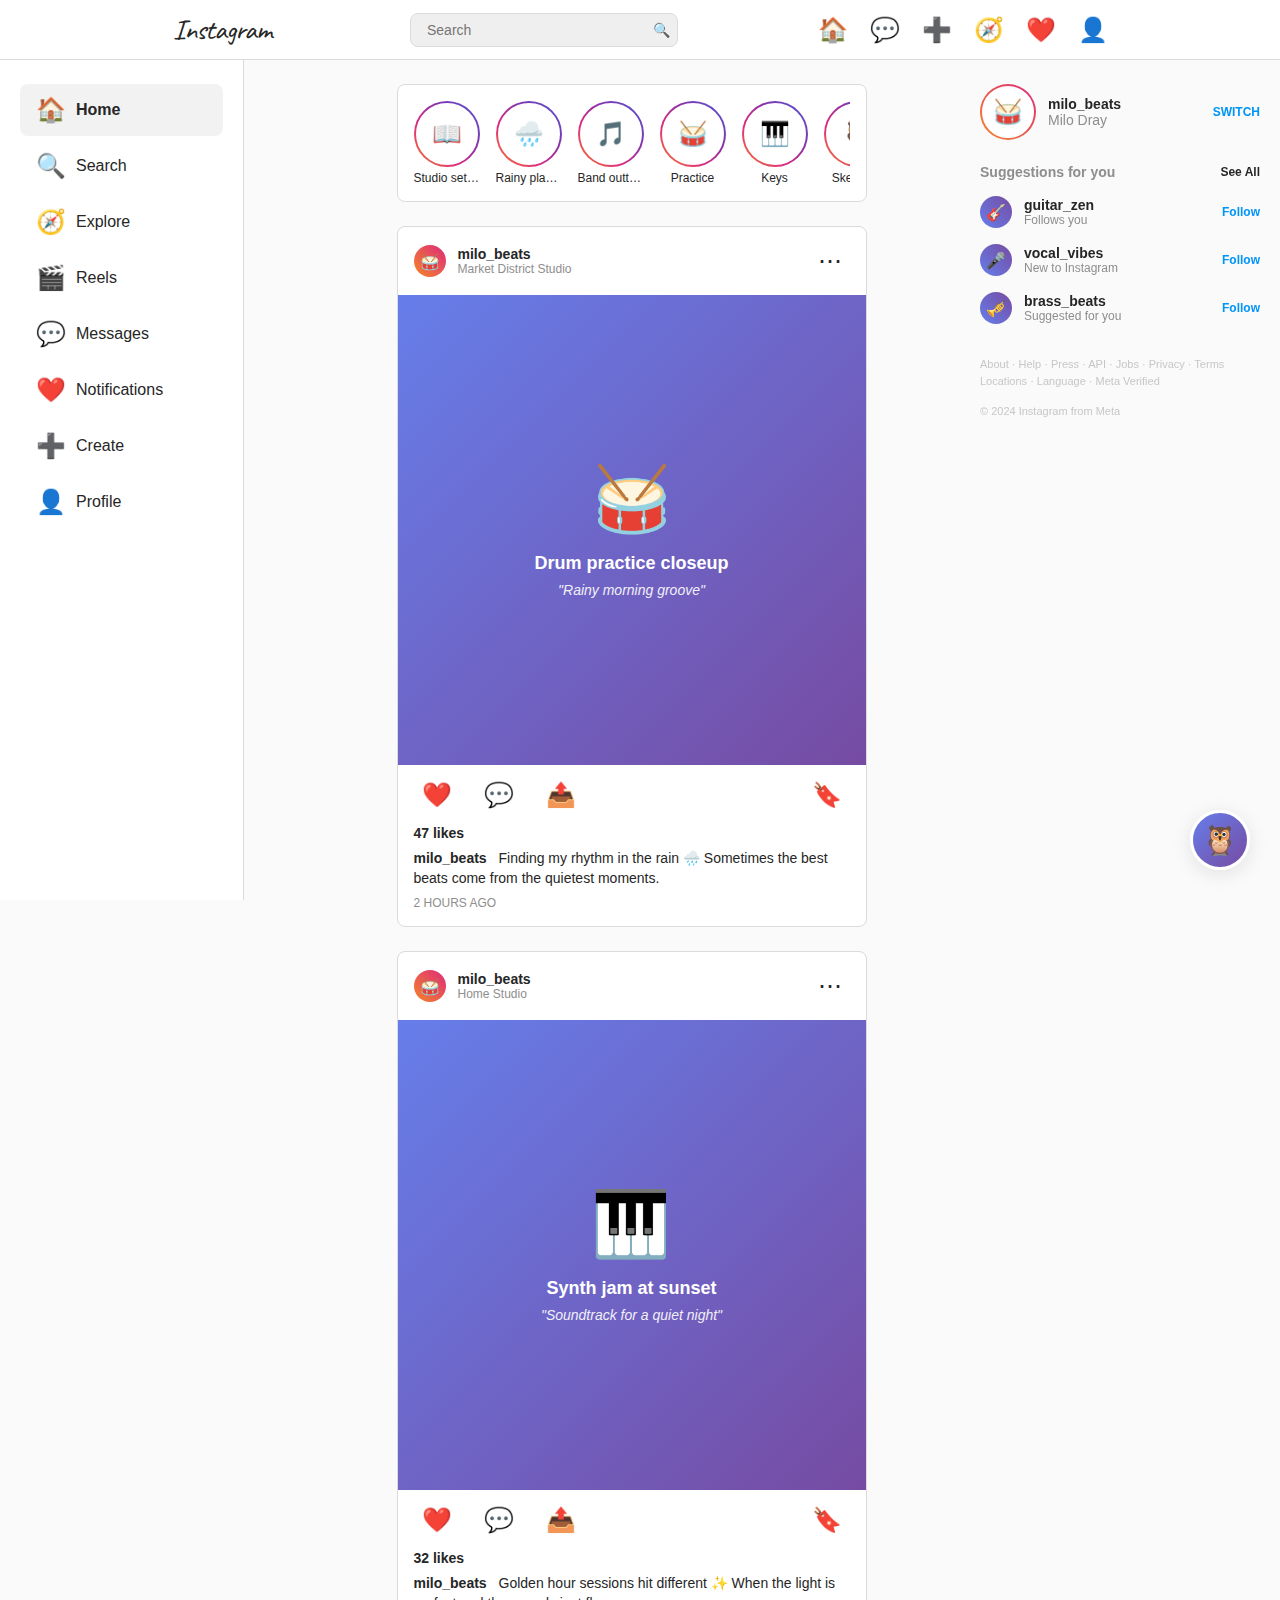
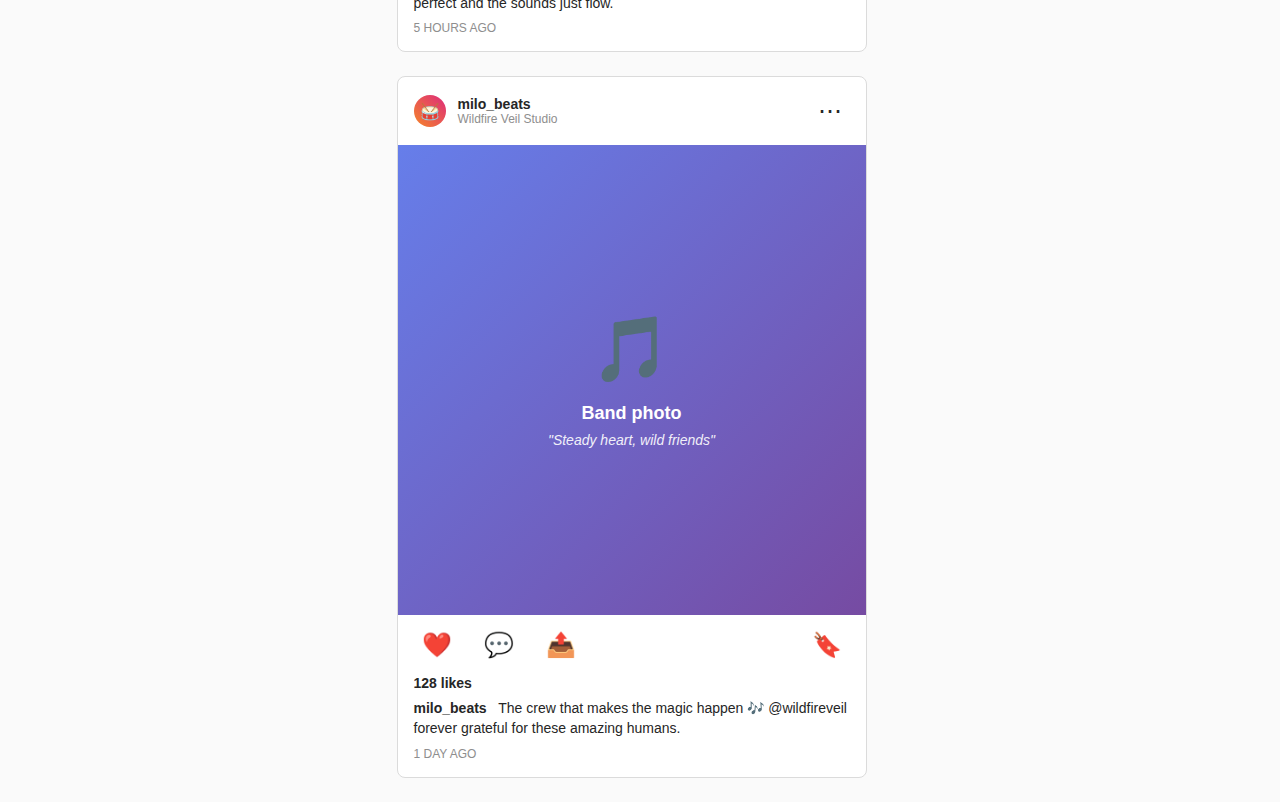
<file: index.html>
<!DOCTYPE html>
<html lang="en">
<head>
  <meta charset="UTF-8" />
  <meta name="viewport" content="width=device-width, initial-scale=1.0" />
  <title>Instagram • milo_beats</title>
  <link rel="icon" type="image/svg+xml" href="/favicon.svg" />
  <link href="https://fonts.googleapis.com/css2?family=Inter:wght@300;400;500;600;700&family=Caveat:wght@400;700&display=swap" rel="stylesheet">
  <style>
    @import url("https://fonts.googleapis.com/css2?family=Inter:wght@300;400;500;600;700&family=Caveat:wght@400;700&display=swap");

    * {
      margin: 0;
      padding: 0;
      box-sizing: border-box;
    }

    body {
      font-family: -apple-system, BlinkMacSystemFont, "Segoe UI", Roboto,
        Helvetica, Arial, sans-serif;
      background: #fafafa;
      color: #262626;
      min-height: 100vh;
    }

    .instagram-desktop {
      min-height: 100vh;
      display: flex;
      flex-direction: column;
    }

    /* Desktop Header */
    .desktop-header {
      background: #fff;
      border-bottom: 1px solid #dbdbdb;
      position: fixed;
      top: 0;
      left: 0;
      right: 0;
      z-index: 1000;
      height: 60px;
    }

    .header-container {
      max-width: 975px;
      margin: 0 auto;
      display: flex;
      align-items: center;
      justify-content: space-between;
      height: 100%;
      padding: 0 20px;
    }

    .instagram-logo {
      font-size: 29px;
      font-weight: 400;
      font-family: 'Caveat', cursive;
      color: #262626;
      cursor: pointer;
      letter-spacing: -1px;
    }

    .search-bar {
      position: relative;
      width: 268px;
    }

    .search-input {
      width: 100%;
      padding: 8px 16px;
      background: #efefef;
      border: 1px solid #dbdbdb;
      border-radius: 8px;
      font-size: 14px;
      outline: none;
      transition: all 0.15s ease;
    }

    .search-input:focus {
      border-color: #a8a8a8;
      background: #fff;
    }

    .search-icon {
      position: absolute;
      right: 8px;
      top: 50%;
      transform: translateY(-50%);
      color: #8e8e8e;
      font-size: 14px;
      pointer-events: none;
    }

    .nav-icons {
      display: flex;
      align-items: center;
      gap: 22px;
    }

    .nav-icon {
      font-size: 24px;
      cursor: pointer;
      transition: all 0.15s ease;
      color: #262626;
    }

    .nav-icon:hover {
      color: #8e8e8e;
      transform: scale(1.1);
    }

    /* Main Layout */
    .desktop-main {
      display: flex;
      max-width: 975px;
      margin: 0 auto;
      padding-top: 60px;
      min-height: 100vh;
      gap: 28px;
    }

    /* Left Sidebar */
    .sidebar {
      width: 244px;
      padding: 24px 20px;
      position: fixed;
      left: 0;
      top: 60px;
      height: calc(100vh - 60px);
      background: #fff;
      border-right: 1px solid #dbdbdb;
    }

    .sidebar-content {
      display: flex;
      flex-direction: column;
      gap: 4px;
    }

    .sidebar-item {
      display: flex;
      align-items: center;
      padding: 12px 16px;
      border-radius: 8px;
      cursor: pointer;
      transition: all 0.15s ease;
      gap: 16px;
    }

    .sidebar-item:hover {
      background: #f2f2f2;
    }

    .sidebar-item.active {
      background: #f2f2f2;
      font-weight: 600;
    }

    .sidebar-icon {
      font-size: 24px;
      width: 24px;
      text-align: center;
    }

    .sidebar-text {
      font-size: 16px;
      color: #262626;
    }

    /* Main Content */
    .main-content {
      flex: 1;
      margin-left: 244px;
      margin-right: 320px;
      padding: 24px 0;
      max-width: 470px;
    }

    /* Stories Section */
    .stories-section {
      background: #fff;
      border: 1px solid #dbdbdb;
      border-radius: 8px;
      padding: 16px;
      margin-bottom: 24px;
    }

    .stories-container {
      display: flex;
      gap: 16px;
      overflow-x: auto;
      scrollbar-width: none;
      -ms-overflow-style: none;
    }

    .stories-container::-webkit-scrollbar {
      display: none;
    }

    .story-item {
      display: flex;
      flex-direction: column;
      align-items: center;
      cursor: pointer;
      min-width: 66px;
      transition: transform 0.2s ease;
    }

    .story-item:hover {
      transform: translateY(-2px);
    }

    .story-ring {
      width: 66px;
      height: 66px;
      border-radius: 50%;
      background: linear-gradient(45deg, #f58529, #dd2a7b, #8134af, #515bd4);
      padding: 2px;
      margin-bottom: 4px;
    }

    .story-avatar {
      width: 100%;
      height: 100%;
      border-radius: 50%;
      background: #fff;
      display: flex;
      align-items: center;
      justify-content: center;
      font-size: 1.5rem;
      border: 2px solid #fff;
    }

    .story-label {
      font-size: 12px;
      color: #262626;
      text-align: center;
      max-width: 66px;
      overflow: hidden;
      text-overflow: ellipsis;
      white-space: nowrap;
    }

    /* Feed Posts */
    .feed-container {
      display: flex;
      flex-direction: column;
      gap: 24px;
    }

    .post {
      background: #fff;
      border: 1px solid #dbdbdb;
      border-radius: 8px;
      overflow: hidden;
    }

    .post-header {
      display: flex;
      align-items: center;
      justify-content: space-between;
      padding: 12px 16px;
    }

    .post-author {
      display: flex;
      align-items: center;
      gap: 12px;
    }

    .author-avatar {
      width: 32px;
      height: 32px;
      border-radius: 50%;
      background: linear-gradient(45deg, #f58529, #dd2a7b);
      display: flex;
      align-items: center;
      justify-content: center;
      font-size: 16px;
      color: #fff;
    }

    .author-info {
      display: flex;
      flex-direction: column;
    }

    .author-name {
      font-size: 14px;
      font-weight: 600;
      color: #262626;
    }

    .post-location {
      font-size: 12px;
      color: #8e8e8e;
    }

    .post-menu {
      font-size: 24px;
      cursor: pointer;
      color: #262626;
      padding: 8px;
    }

    .post-media {
      position: relative;
      width: 100%;
      height: 470px;
      background: linear-gradient(135deg, #667eea 0%, #764ba2 100%);
      display: flex;
      flex-direction: column;
      align-items: center;
      justify-content: center;
      color: #fff;
      text-align: center;
    }

    .media-emoji {
      font-size: 4rem;
      margin-bottom: 16px;
      display: block;
    }

    .media-text {
      font-size: 18px;
      font-weight: 600;
      margin-bottom: 8px;
    }

    .media-caption {
      font-size: 14px;
      opacity: 0.9;
      font-style: italic;
    }

    .post-actions {
      display: flex;
      align-items: center;
      justify-content: space-between;
      padding: 8px 16px;
    }

    .action-buttons {
      display: flex;
      gap: 16px;
    }

    .action-btn {
      font-size: 24px;
      cursor: pointer;
      padding: 8px;
      transition: all 0.15s ease;
      color: #262626;
    }

    .action-btn:hover {
      color: #8e8e8e;
      transform: scale(1.1);
    }

    .action-btn.liked {
      color: #ed4956;
    }

    .bookmark-btn {
      font-size: 24px;
      cursor: pointer;
      padding: 8px;
      transition: all 0.15s ease;
      color: #262626;
    }

    .bookmark-btn:hover {
      color: #8e8e8e;
      transform: scale(1.1);
    }

    .post-stats {
      padding: 0 16px;
      margin-bottom: 8px;
    }

    .likes-count {
      font-size: 14px;
      font-weight: 600;
      color: #262626;
    }

    .post-content {
      padding: 0 16px 16px;
    }

    .post-caption {
      font-size: 14px;
      line-height: 1.4;
      color: #262626;
      margin-bottom: 8px;
    }

    .username {
      font-weight: 600;
      margin-right: 8px;
    }

    .post-time {
      font-size: 12px;
      color: #8e8e8e;
      text-transform: uppercase;
    }

    /* Right Sidebar */
    .right-sidebar {
      width: 320px;
      padding: 24px 20px;
      position: fixed;
      right: 0;
      top: 60px;
      height: calc(100vh - 60px);
      overflow-y: auto;
    }

    .profile-card {
      margin-bottom: 24px;
    }

    .profile-header {
      display: flex;
      align-items: center;
      gap: 12px;
    }

    .profile-pic {
      width: 56px;
      height: 56px;
      border-radius: 50%;
      background: linear-gradient(45deg, #f58529, #dd2a7b);
      padding: 2px;
    }

    .profile-pic-inner {
      width: 100%;
      height: 100%;
      border-radius: 50%;
      background: #fff;
      display: flex;
      align-items: center;
      justify-content: center;
      font-size: 1.5rem;
      border: 2px solid #fff;
    }

    .profile-info {
      flex: 1;
    }

    .profile-username {
      font-size: 14px;
      font-weight: 600;
      color: #262626;
    }

    .profile-name {
      font-size: 14px;
      color: #8e8e8e;
    }

    .switch-btn {
      background: none;
      border: none;
      color: #0095f6;
      font-size: 12px;
      font-weight: 600;
      cursor: pointer;
      text-transform: uppercase;
    }

    .suggestions-section {
      margin-bottom: 24px;
    }

    .suggestions-header {
      display: flex;
      align-items: center;
      justify-content: space-between;
      margin-bottom: 16px;
    }

    .suggestions-header span {
      font-size: 14px;
      font-weight: 600;
      color: #8e8e8e;
    }

    .see-all-btn {
      background: none;
      border: none;
      color: #262626;
      font-size: 12px;
      font-weight: 600;
      cursor: pointer;
    }

    .suggestion-item {
      display: flex;
      align-items: center;
      gap: 12px;
      margin-bottom: 16px;
    }

    .suggestion-avatar {
      width: 32px;
      height: 32px;
      border-radius: 50%;
      background: linear-gradient(45deg, #667eea, #764ba2);
      display: flex;
      align-items: center;
      justify-content: center;
      font-size: 16px;
      color: #fff;
    }

    .suggestion-info {
      flex: 1;
    }

    .suggestion-username {
      font-size: 14px;
      font-weight: 600;
      color: #262626;
    }

    .suggestion-reason {
      font-size: 12px;
      color: #8e8e8e;
    }

    .follow-btn {
      background: none;
      border: none;
      color: #0095f6;
      font-size: 12px;
      font-weight: 600;
      cursor: pointer;
    }

    .footer-links {
      margin-top: 32px;
    }

    .footer-text {
      font-size: 11px;
      line-height: 1.5;
      color: #c7c7c7;
      margin-bottom: 16px;
    }

    .footer-copyright {
      font-size: 11px;
      color: #c7c7c7;
    }

    /* Secret Highlight */
    .secret-highlight {
      position: fixed;
      bottom: 30px;
      right: 30px;
      width: 60px;
      height: 60px;
      background: linear-gradient(135deg, #667eea 0%, #764ba2 100%);
      border-radius: 50%;
      display: flex;
      align-items: center;
      justify-content: center;
      cursor: pointer;
      font-size: 1.8rem;
      animation: gentle-pulse 3s ease-in-out infinite;
      box-shadow: 0 4px 20px rgba(0, 0, 0, 0.1);
      z-index: 1000;
      border: 3px solid #fff;
      transition: all 0.3s ease;
    }

    .secret-highlight:hover {
      transform: scale(1.1);
      box-shadow: 0 6px 25px rgba(0, 0, 0, 0.15);
    }

    @keyframes gentle-pulse {
      0%, 100% {
        transform: scale(1);
        opacity: 0.9;
      }
      50% {
        transform: scale(1.05);
        opacity: 1;
      }
    }

    @keyframes heartFloat {
      0% {
        opacity: 1;
        transform: translateY(0) scale(1);
      }
      100% {
        opacity: 0;
        transform: translateY(-50px) scale(1.5);
      }
    }

    /* Responsive Design */
    @media (max-width: 1200px) {
      .right-sidebar {
        display: none;
      }
      
      .main-content {
        margin-right: 0;
        max-width: 614px;
      }
    }

    @media (max-width: 768px) {
      .sidebar {
        width: 80px;
      }
      
      .sidebar-text {
        display: none;
      }
      
      .main-content {
        margin-left: 80px;
      }
      
      .header-center {
        display: none;
      }
    }

    @media (max-width: 600px) {
      .sidebar {
        display: none;
      }
      
      .main-content {
        margin-left: 0;
        padding: 24px 16px;
      }
      
      .post-media {
        height: 400px;
      }
      
      .media-emoji {
        font-size: 3rem;
      }
    }

    /* Accessibility */
    .sr-only {
      position: absolute;
      width: 1px;
      height: 1px;
      padding: 0;
      margin: -1px;
      overflow: hidden;
      clip: rect(0, 0, 0, 0);
      border: 0;
    }

    /* Smooth animations */
    * {
      transition: color 0.15s ease, background-color 0.15s ease, transform 0.15s ease;
    }

    /* Hover effects */
    .post:hover {
      box-shadow: 0 1px 3px rgba(0, 0, 0, 0.1);
    }

    .story-item:hover .story-ring {
      transform: scale(1.05);
    }

    .suggestion-item:hover {
      background: rgba(0, 0, 0, 0.02);
      border-radius: 4px;
      padding: 4px;
      margin: -4px 0 12px -4px;
    }
  </style>
  <!-- CRITICAL: DO NOT REMOVE/MODIFY THIS COMMENT OR THE SCRIPT BELOW -->
  <script src="https://blink.new/auto-engineer.js?projectId=instagram-clone-website-rpc8yur4" type="module"></script>
</head>
<body>
  <div class="instagram-desktop">
    <!-- Desktop Header -->
    <header class="desktop-header">
      <div class="header-container">
        <div class="header-left">
          <div class="instagram-logo">Instagram</div>
        </div>
        <div class="header-center">
          <div class="search-bar">
            <input type="text" placeholder="Search" class="search-input">
            <div class="search-icon">🔍</div>
          </div>
        </div>
        <div class="header-right">
          <div class="nav-icons">
            <div class="nav-icon">🏠</div>
            <div class="nav-icon">💬</div>
            <div class="nav-icon">➕</div>
            <div class="nav-icon">🧭</div>
            <div class="nav-icon">❤️</div>
            <div class="nav-icon profile-icon">👤</div>
          </div>
        </div>
      </div>
    </header>

    <div class="desktop-main">
      <!-- Left Sidebar -->
      <aside class="sidebar">
        <div class="sidebar-content">
          <div class="sidebar-item active" data-tab="home">
            <div class="sidebar-icon">🏠</div>
            <span class="sidebar-text">Home</span>
          </div>
          <div class="sidebar-item" data-tab="search">
            <div class="sidebar-icon">🔍</div>
            <span class="sidebar-text">Search</span>
          </div>
          <div class="sidebar-item" data-tab="explore">
            <div class="sidebar-icon">🧭</div>
            <span class="sidebar-text">Explore</span>
          </div>
          <div class="sidebar-item" data-tab="reels">
            <div class="sidebar-icon">🎬</div>
            <span class="sidebar-text">Reels</span>
          </div>
          <div class="sidebar-item" data-tab="messages">
            <div class="sidebar-icon">💬</div>
            <span class="sidebar-text">Messages</span>
          </div>
          <div class="sidebar-item" data-tab="notifications">
            <div class="sidebar-icon">❤️</div>
            <span class="sidebar-text">Notifications</span>
          </div>
          <div class="sidebar-item" data-tab="create">
            <div class="sidebar-icon">➕</div>
            <span class="sidebar-text">Create</span>
          </div>
          <div class="sidebar-item" data-tab="profile">
            <div class="sidebar-icon">👤</div>
            <span class="sidebar-text">Profile</span>
          </div>
        </div>
      </aside>

      <!-- Main Content Area -->
      <main class="main-content">
        <!-- Stories Section -->
        <div class="stories-section">
          <div class="stories-container">
            <div class="story-item">
              <div class="story-ring">
                <div class="story-avatar">📖</div>
              </div>
              <div class="story-label">Studio setup</div>
            </div>
            <div class="story-item">
              <div class="story-ring">
                <div class="story-avatar">🌧️</div>
              </div>
              <div class="story-label">Rainy playlist</div>
            </div>
            <div class="story-item">
              <div class="story-ring">
                <div class="story-avatar">🎵</div>
              </div>
              <div class="story-label">Band outtakes</div>
            </div>
            <div class="story-item">
              <div class="story-ring">
                <div class="story-avatar">🥁</div>
              </div>
              <div class="story-label">Practice</div>
            </div>
            <div class="story-item">
              <div class="story-ring">
                <div class="story-avatar">🎹</div>
              </div>
              <div class="story-label">Keys</div>
            </div>
            <div class="story-item">
              <div class="story-ring">
                <div class="story-avatar">🦉</div>
              </div>
              <div class="story-label">Sketches</div>
            </div>
          </div>
        </div>

        <!-- Feed Posts -->
        <div class="feed-container">
          <!-- Post 1 -->
          <article class="post">
            <div class="post-header">
              <div class="post-author">
                <div class="author-avatar">🥁</div>
                <div class="author-info">
                  <div class="author-name">milo_beats</div>
                  <div class="post-location">Market District Studio</div>
                </div>
              </div>
              <div class="post-menu">⋯</div>
            </div>
            <div class="post-media">
              <div class="media-placeholder">
                <span class="media-emoji">🥁</span>
                <div class="media-text">Drum practice closeup</div>
                <div class="media-caption">"Rainy morning groove"</div>
              </div>
            </div>
            <div class="post-actions">
              <div class="action-buttons">
                <div class="action-btn">❤️</div>
                <div class="action-btn">💬</div>
                <div class="action-btn">📤</div>
              </div>
              <div class="bookmark-btn">🔖</div>
            </div>
            <div class="post-stats">
              <div class="likes-count">47 likes</div>
            </div>
            <div class="post-content">
              <div class="post-caption">
                <span class="username">milo_beats</span>
                Finding my rhythm in the rain 🌧️ Sometimes the best beats come from the quietest moments.
              </div>
              <div class="post-time">2 hours ago</div>
            </div>
          </article>

          <!-- Post 2 -->
          <article class="post">
            <div class="post-header">
              <div class="post-author">
                <div class="author-avatar">🥁</div>
                <div class="author-info">
                  <div class="author-name">milo_beats</div>
                  <div class="post-location">Home Studio</div>
                </div>
              </div>
              <div class="post-menu">⋯</div>
            </div>
            <div class="post-media">
              <div class="media-placeholder">
                <span class="media-emoji">🎹</span>
                <div class="media-text">Synth jam at sunset</div>
                <div class="media-caption">"Soundtrack for a quiet night"</div>
              </div>
            </div>
            <div class="post-actions">
              <div class="action-buttons">
                <div class="action-btn">❤️</div>
                <div class="action-btn">💬</div>
                <div class="action-btn">📤</div>
              </div>
              <div class="bookmark-btn">🔖</div>
            </div>
            <div class="post-stats">
              <div class="likes-count">32 likes</div>
            </div>
            <div class="post-content">
              <div class="post-caption">
                <span class="username">milo_beats</span>
                Golden hour sessions hit different ✨ When the light is perfect and the sounds just flow.
              </div>
              <div class="post-time">5 hours ago</div>
            </div>
          </article>

          <!-- Post 3 -->
          <article class="post">
            <div class="post-header">
              <div class="post-author">
                <div class="author-avatar">🥁</div>
                <div class="author-info">
                  <div class="author-name">milo_beats</div>
                  <div class="post-location">Wildfire Veil Studio</div>
                </div>
              </div>
              <div class="post-menu">⋯</div>
            </div>
            <div class="post-media">
              <div class="media-placeholder">
                <span class="media-emoji">🎵</span>
                <div class="media-text">Band photo</div>
                <div class="media-caption">"Steady heart, wild friends"</div>
              </div>
            </div>
            <div class="post-actions">
              <div class="action-buttons">
                <div class="action-btn liked">❤️</div>
                <div class="action-btn">💬</div>
                <div class="action-btn">📤</div>
              </div>
              <div class="bookmark-btn">🔖</div>
            </div>
            <div class="post-stats">
              <div class="likes-count">128 likes</div>
            </div>
            <div class="post-content">
              <div class="post-caption">
                <span class="username">milo_beats</span>
                The crew that makes the magic happen 🎶 @wildfireveil forever grateful for these amazing humans.
              </div>
              <div class="post-time">1 day ago</div>
            </div>
          </article>
        </div>
      </main>

      <!-- Right Sidebar -->
      <aside class="right-sidebar">
        <!-- User Profile Card -->
        <div class="profile-card">
          <div class="profile-header">
            <div class="profile-pic">
              <div class="profile-pic-inner">🥁</div>
            </div>
            <div class="profile-info">
              <div class="profile-username">milo_beats</div>
              <div class="profile-name">Milo Dray</div>
            </div>
            <button class="switch-btn">Switch</button>
          </div>
        </div>

        <!-- Suggestions -->
        <div class="suggestions-section">
          <div class="suggestions-header">
            <span>Suggestions for you</span>
            <button class="see-all-btn">See All</button>
          </div>
          <div class="suggestion-item">
            <div class="suggestion-avatar">🎸</div>
            <div class="suggestion-info">
              <div class="suggestion-username">guitar_zen</div>
              <div class="suggestion-reason">Follows you</div>
            </div>
            <button class="follow-btn">Follow</button>
          </div>
          <div class="suggestion-item">
            <div class="suggestion-avatar">🎤</div>
            <div class="suggestion-info">
              <div class="suggestion-username">vocal_vibes</div>
              <div class="suggestion-reason">New to Instagram</div>
            </div>
            <button class="follow-btn">Follow</button>
          </div>
          <div class="suggestion-item">
            <div class="suggestion-avatar">🎺</div>
            <div class="suggestion-info">
              <div class="suggestion-username">brass_beats</div>
              <div class="suggestion-reason">Suggested for you</div>
            </div>
            <button class="follow-btn">Follow</button>
          </div>
        </div>

        <!-- Footer Links -->
        <div class="footer-links">
          <div class="footer-text">
            About · Help · Press · API · Jobs · Privacy · Terms<br>
            Locations · Language · Meta Verified
          </div>
          <div class="footer-copyright">
            © 2024 Instagram from Meta
          </div>
        </div>
      </aside>
    </div>

    <!-- Secret Highlight -->
    <div class="secret-highlight" title="Owl beats - secret instrumental">
      🦉
    </div>
  </div>

  <script>
    // Desktop Instagram functionality

    // Post interaction handlers
    function initializePostInteractions() {
      // Like button interactions
      document.querySelectorAll('.action-btn').forEach(btn => {
        if (btn.textContent.includes('❤️')) {
          btn.addEventListener('click', function() {
            if (this.classList.contains('liked')) {
              this.classList.remove('liked');
              updateLikesCount(this, -1);
            } else {
              this.classList.add('liked');
              updateLikesCount(this, 1);
              // Add heart animation
              createHeartAnimation(this);
            }
          });
        }
      });

      // Follow button interactions
      document.querySelectorAll('.follow-btn').forEach(btn => {
        btn.addEventListener('click', function() {
          if (this.textContent === 'Follow') {
            this.textContent = 'Following';
            this.style.color = '#8e8e8e';
          } else {
            this.textContent = 'Follow';
            this.style.color = '#0095f6';
          }
        });
      });
    }

    // Update likes count
    function updateLikesCount(likeBtn, change) {
      const post = likeBtn.closest('.post');
      const likesElement = post.querySelector('.likes-count');
      const currentCount = parseInt(likesElement.textContent.match(/\d+/)[0]);
      const newCount = currentCount + change;
      likesElement.textContent = `${newCount} like${newCount !== 1 ? 's' : ''}`;
    }

    // Create heart animation when liking
    function createHeartAnimation(element) {
      const heart = document.createElement('div');
      heart.innerHTML = '❤️';
      heart.style.cssText = `
        position: absolute;
        font-size: 20px;
        color: #ed4956;
        pointer-events: none;
        z-index: 1000;
        animation: heartFloat 1s ease-out forwards;
      `;
      
      const rect = element.getBoundingClientRect();
      heart.style.left = rect.left + 'px';
      heart.style.top = rect.top + 'px';
      
      document.body.appendChild(heart);
      
      setTimeout(() => {
        heart.remove();
      }, 1000);
    }

    // Story interactions
    function initializeStoryInteractions() {
      document.querySelectorAll('.story-item').forEach(story => {
        story.addEventListener('click', function() {
          // Simulate story viewed
          const ring = this.querySelector('.story-ring');
          ring.style.background = 'linear-gradient(45deg, #c7c7c7, #8e8e8e)';
          
          // Create story viewer modal (simplified)
          showStoryViewer(this);
        });
      });
    }

    // Show story viewer (simplified version)
    function showStoryViewer(storyElement) {
      const modal = document.createElement('div');
      modal.style.cssText = `
        position: fixed;
        top: 0;
        left: 0;
        right: 0;
        bottom: 0;
        background: rgba(0, 0, 0, 0.9);
        z-index: 10000;
        display: flex;
        align-items: center;
        justify-content: center;
        cursor: pointer;
      `;
      
      const storyContent = document.createElement('div');
      const storyText = storyElement.querySelector('.story-label').textContent;
      const storyEmoji = storyElement.querySelector('.story-avatar').textContent;
      
      storyContent.innerHTML = `
        <div style="
          width: 400px;
          height: 600px;
          background: linear-gradient(135deg, #667eea 0%, #764ba2 100%);
          border-radius: 12px;
          display: flex;
          flex-direction: column;
          align-items: center;
          justify-content: center;
          color: white;
          text-align: center;
          position: relative;
        ">
          <div style="font-size: 4rem; margin-bottom: 20px;">${storyEmoji}</div>
          <div style="font-size: 24px; font-weight: 600; margin-bottom: 10px;">milo_beats</div>
          <div style="font-size: 18px; opacity: 0.9;">${storyText}</div>
          <div style="position: absolute; top: 20px; right: 20px; font-size: 24px; cursor: pointer;">✕</div>
        </div>
      `;
      
      modal.appendChild(storyContent);
      document.body.appendChild(modal);
      
      // Close modal on click
      modal.addEventListener('click', function() {
        document.body.removeChild(modal);
      });
      
      // Auto close after 3 seconds
      setTimeout(() => {
        if (document.body.contains(modal)) {
          document.body.removeChild(modal);
        }
      }, 3000);
    }

    // Sidebar navigation
    function initializeSidebarNavigation() {
      document.querySelectorAll('.sidebar-item').forEach(item => {
        item.addEventListener('click', function() {
          // Remove active from all items
          document.querySelectorAll('.sidebar-item').forEach(i => i.classList.remove('active'));
          // Add active to clicked item
          this.classList.add('active');
          
          // Get the tab data
          const tabData = this.getAttribute('data-tab');
          const text = this.querySelector('.sidebar-text')?.textContent || '';
          console.log(`✨ Navigating to: ${text} (${tabData})`);
          
          // You can extend this with actual content switching
          if (tabData === 'profile') {
            // Show profile content
            console.log('📸 Switching to profile view');
          } else if (tabData === 'messages') {
            // Show messages
            console.log('💬 Opening messages');
          } else if (tabData === 'search') {
            // Focus search
            const searchInput = document.querySelector('.search-input');
            if (searchInput) {
              searchInput.focus();
            }
          }
        });
      });
    }

    // Search functionality
    function initializeSearch() {
      const searchInput = document.querySelector('.search-input');
      if (searchInput) {
        searchInput.addEventListener('input', function() {
          const query = this.value.toLowerCase();
          if (query.length > 2) {
            // Simulate search suggestions
            showSearchSuggestions(query);
          } else {
            hideSearchSuggestions();
          }
        });
        
        searchInput.addEventListener('blur', function() {
          setTimeout(hideSearchSuggestions, 200);
        });
      }
    }

    // Show search suggestions
    function showSearchSuggestions(query) {
      let dropdown = document.querySelector('.search-dropdown');
      if (!dropdown) {
        dropdown = document.createElement('div');
        dropdown.className = 'search-dropdown';
        dropdown.style.cssText = `
          position: absolute;
          top: 100%;
          left: 0;
          right: 0;
          background: white;
          border: 1px solid #dbdbdb;
          border-radius: 8px;
          box-shadow: 0 4px 12px rgba(0, 0, 0, 0.1);
          z-index: 1000;
          max-height: 300px;
          overflow-y: auto;
        `;
        document.querySelector('.search-bar').appendChild(dropdown);
      }
      
      // Mock search results
      const suggestions = [
        { type: 'user', name: 'milo_beats', subtitle: 'Milo Dray • Following' },
        { type: 'user', name: 'guitar_zen', subtitle: 'Guitar enthusiast' },
        { type: 'hashtag', name: '#music', subtitle: '2.1M posts' },
        { type: 'hashtag', name: '#drums', subtitle: '845K posts' }
      ].filter(item => item.name.toLowerCase().includes(query));
      
      dropdown.innerHTML = suggestions.map(item => `
        <div style="
          padding: 12px 16px;
          cursor: pointer;
          border-bottom: 1px solid #efefef;
          display: flex;
          align-items: center;
          gap: 12px;
        " onmouseover="this.style.background='#fafafa'" onmouseout="this.style.background='white'">
          <div style="
            width: 32px;
            height: 32px;
            border-radius: 50%;
            background: ${item.type === 'user' ? 'linear-gradient(45deg, #f58529, #dd2a7b)' : '#efefef'};
            display: flex;
            align-items: center;
            justify-content: center;
            font-size: 16px;
            color: white;
          ">${item.type === 'user' ? '👤' : '#'}</div>
          <div>
            <div style="font-size: 14px; font-weight: 600; color: #262626;">${item.name}</div>
            <div style="font-size: 12px; color: #8e8e8e;">${item.subtitle}</div>
          </div>
        </div>
      `).join('');
    }

    // Hide search suggestions
    function hideSearchSuggestions() {
      const dropdown = document.querySelector('.search-dropdown');
      if (dropdown) {
        dropdown.remove();
      }
    }

    // Secret highlight functionality
    function initializeSecretHighlight() {
      const secretBtn = document.querySelector('.secret-highlight');
      if (secretBtn) {
        secretBtn.addEventListener('click', function() {
          this.style.animation = 'none';
          this.style.background = 'linear-gradient(135deg, #a8b8c8 0%, #8fa0b3 100%)';
          this.innerHTML = '🎵';

          // Create notification
          const notification = document.createElement('div');
          notification.innerHTML = '🦉 Secret instrumental unlocked - "Owl Beats at Midnight"';
          notification.style.cssText = `
            position: fixed;
            top: 50%;
            left: 50%;
            transform: translate(-50%, -50%);
            background: rgba(255, 255, 255, 0.95);
            color: #262626;
            padding: 20px 32px;
            border-radius: 12px;
            z-index: 10000;
            font-size: 16px;
            font-weight: 500;
            border: 1px solid #dbdbdb;
            text-align: center;
            max-width: 320px;
            box-shadow: 0 8px 32px rgba(0, 0, 0, 0.1);
            backdrop-filter: blur(8px);
          `;

          document.body.appendChild(notification);

          setTimeout(() => {
            notification.remove();
          }, 3000);
        });
      }
    }

    // Keyboard shortcuts
    function initializeKeyboardShortcuts() {
      document.addEventListener('keydown', function(e) {
        // Like post with 'L' key
        if (e.key === 'l' || e.key === 'L') {
          const firstPost = document.querySelector('.post');
          if (firstPost) {
            const likeBtn = firstPost.querySelector('.action-btn');
            if (likeBtn) {
              likeBtn.click();
            }
          }
        }
        
        // Focus search with '/' key
        if (e.key === '/') {
          e.preventDefault();
          const searchInput = document.querySelector('.search-input');
          if (searchInput) {
            searchInput.focus();
          }
        }
      });
    }

    // Initialize all functionality when DOM is loaded
    document.addEventListener('DOMContentLoaded', function() {
      initializePostInteractions();
      initializeStoryInteractions();
      initializeSidebarNavigation();
      initializeSearch();
      initializeSecretHighlight();
      initializeKeyboardShortcuts();
      
      console.log('🎵 Desktop Instagram loaded - Press "/" to search, "L" to like!');
      console.log('✨ Click on the sidebar tabs to navigate!');
    });

    // Add smooth scrolling behavior
    document.documentElement.style.scrollBehavior = 'smooth';

    // Add loading animation for initial posts
    window.addEventListener('load', function() {
      const posts = document.querySelectorAll('.post');
      posts.forEach((post, index) => {
        post.style.opacity = '0';
        post.style.transform = 'translateY(20px)';
        
        setTimeout(() => {
          post.style.transition = 'all 0.6s ease';
          post.style.opacity = '1';
          post.style.transform = 'translateY(0)';
        }, index * 200);
      });
    });
  </script>
</body>
</html>
</file>
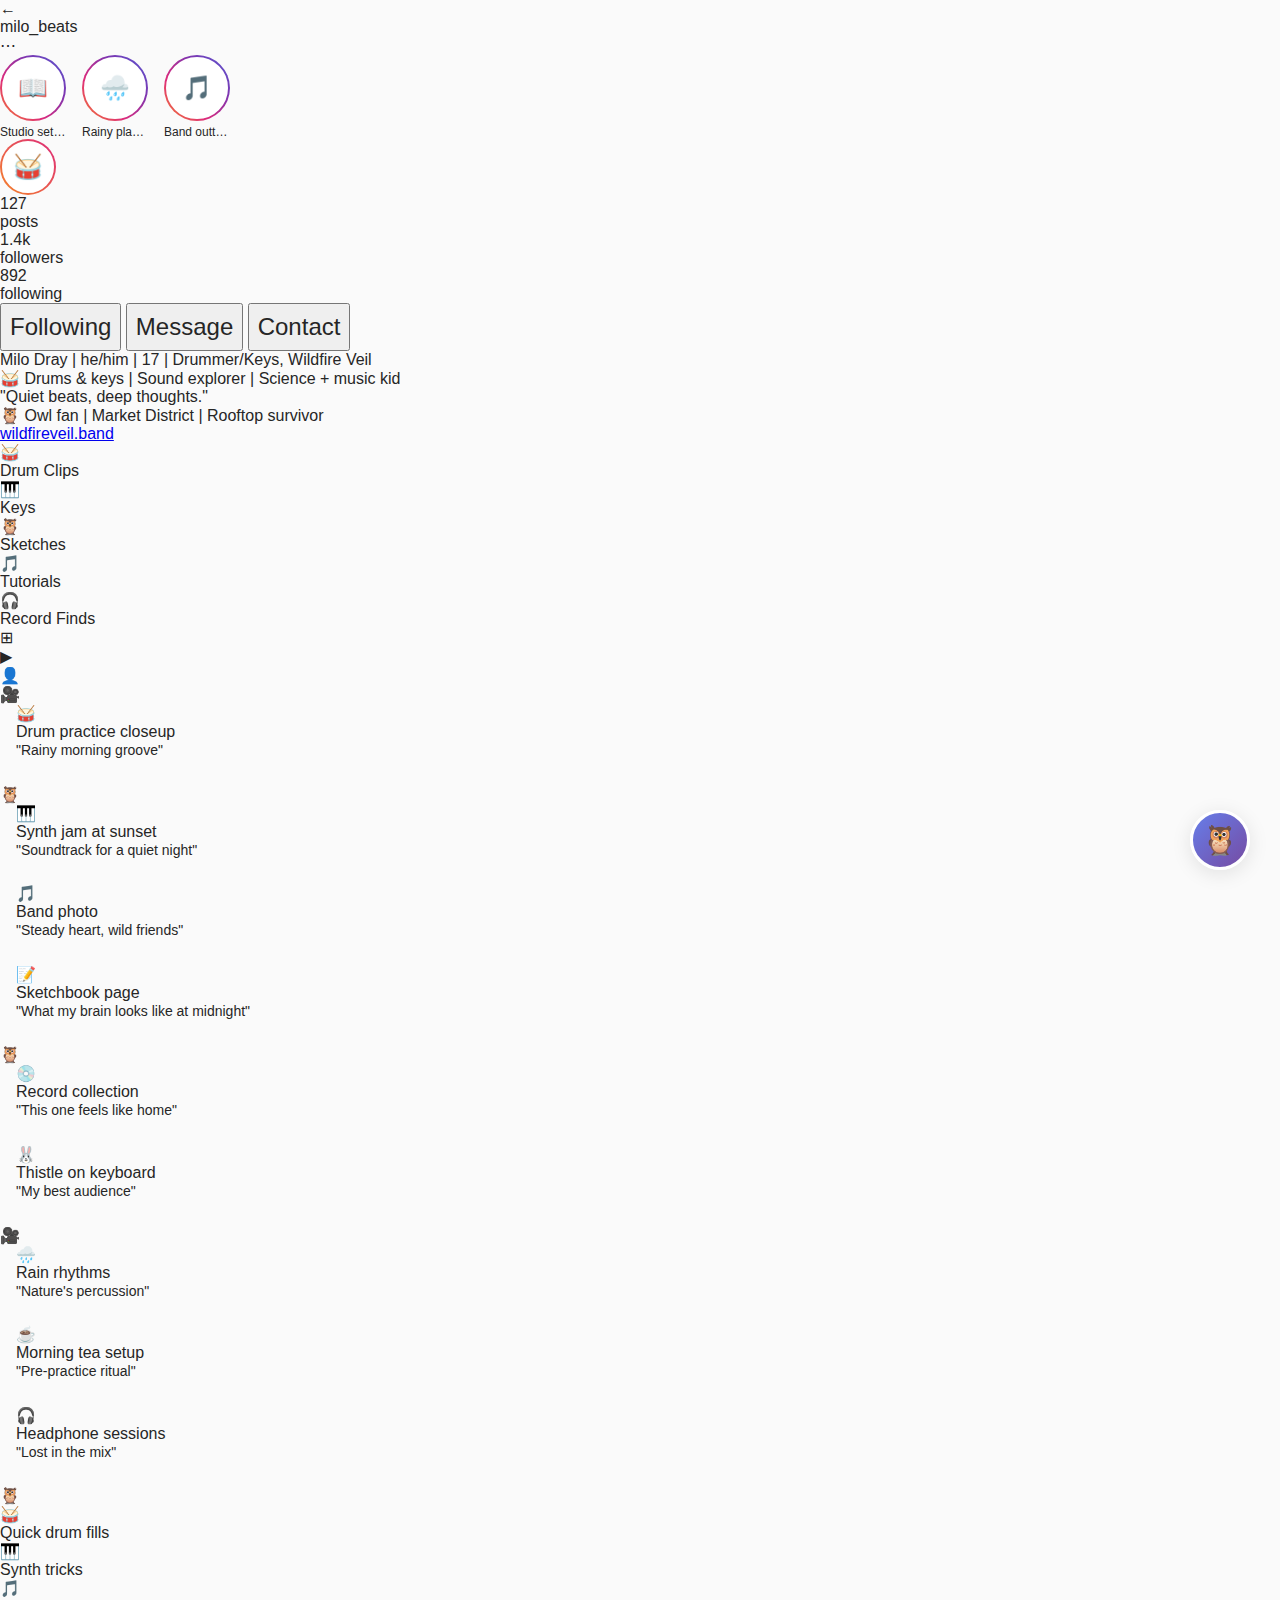
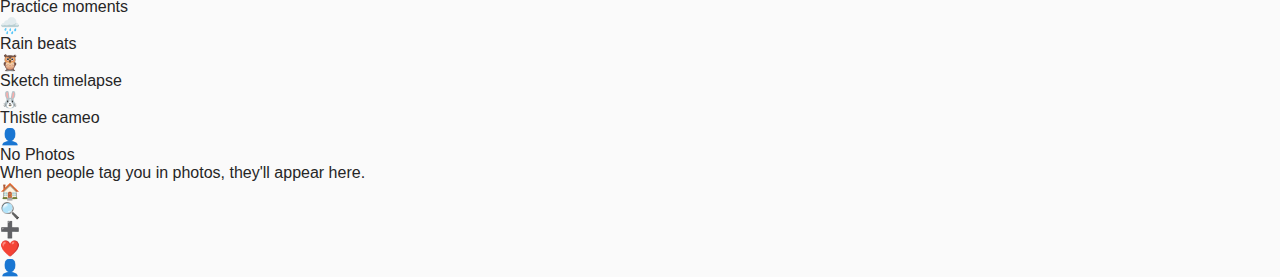
<file: public/instagram.html>
<!DOCTYPE html>
<html lang="en">
<head>
  <meta charset="UTF-8" />
  <meta name="viewport" content="width=device-width, initial-scale=1.0" />
  <title>milo_beats • Instagram</title>
  <link rel="stylesheet" href="instagram.css">
</head>
<body>
  <div class="instagram-container">
    <!-- Instagram Header -->
    <div class="instagram-header">
      <div class="back-arrow">←</div>
      <div class="username-header">milo_beats</div>
      <div class="menu-dots">⋯</div>
    </div>

    <!-- Stories Preview -->
    <div class="stories-preview">
      <div class="stories-container">
        <div class="story-item">
          <div class="story-ring">
            <div class="story-avatar">📖</div>
          </div>
          <div class="story-label">Studio setup</div>
        </div>
        <div class="story-item">
          <div class="story-ring">
            <div class="story-avatar">🌧️</div>
          </div>
          <div class="story-label">Rainy playlist</div>
        </div>
        <div class="story-item">
          <div class="story-ring">
            <div class="story-avatar">🎵</div>
          </div>
          <div class="story-label">Band outtakes</div>
        </div>
      </div>
    </div>

    <!-- Profile Section -->
    <div class="profile-section">
      <div class="profile-info">
        <div class="profile-pic">
          <div class="profile-pic-inner">🥁</div>
        </div>
        <div class="profile-stats">
          <div class="stats-row">
            <div class="stat">
              <div class="stat-number">127</div>
              <div class="stat-label">posts</div>
            </div>
            <div class="stat">
              <div class="stat-number">1.4k</div>
              <div class="stat-label">followers</div>
            </div>
            <div class="stat">
              <div class="stat-number">892</div>
              <div class="stat-label">following</div>
            </div>
          </div>
          <div class="profile-actions">
            <button class="action-btn btn-following">Following</button>
            <button class="action-btn btn-message">Message</button>
            <button class="action-btn btn-contact">Contact</button>
          </div>
        </div>
      </div>

      <!-- Bio -->
      <div class="bio">
        <div class="display-name">
          Milo Dray | he/him | 17 | Drummer/Keys, Wildfire Veil
        </div>
        <div class="bio-text">
          🥁 Drums & keys | Sound explorer | Science + music kid
        </div>
        <div class="bio-quote">"Quiet beats, deep thoughts."</div>
        <div class="bio-text">
          🦉 Owl fan | Market District | Rooftop survivor
        </div>
        <a href="#" class="bio-link">wildfireveil.band</a>
      </div>

      <!-- Story Highlights -->
      <div class="highlights-section">
        <div class="highlights-scroll">
          <div class="highlight">
            <div class="highlight-circle">🥁</div>
            <div class="highlight-label">Drum Clips</div>
          </div>
          <div class="highlight">
            <div class="highlight-circle">🎹</div>
            <div class="highlight-label">Keys</div>
          </div>
          <div class="highlight">
            <div class="highlight-circle">🦉</div>
            <div class="highlight-label">Sketches</div>
          </div>
          <div class="highlight">
            <div class="highlight-circle">🎵</div>
            <div class="highlight-label">Tutorials</div>
          </div>
          <div class="highlight">
            <div class="highlight-circle">🎧</div>
            <div class="highlight-label">Record Finds</div>
          </div>
        </div>
      </div>
    </div>

    <!-- Tab Navigation -->
    <div class="tab-navigation">
      <div class="tab active" onclick="showTab('posts')">
        <div class="tab-icon">⊞</div>
      </div>
      <div class="tab" onclick="showTab('reels')">
        <div class="tab-icon">▶</div>
      </div>
      <div class="tab" onclick="showTab('tagged')">
        <div class="tab-icon">👤</div>
      </div>
    </div>

    <!-- Posts Grid -->
    <div id="posts" class="posts-section active">
      <div class="posts-grid">
        <div class="post-item">
          <div class="video-indicator">🎥</div>
          <div class="post-content">
            <span class="post-emoji">🥁</span>
            <div>Drum practice closeup</div>
            <div class="post-caption">"Rainy morning groove"</div>
          </div>
          <div class="owl-doodle">🦉</div>
        </div>
        <div class="post-item">
          <div class="post-content">
            <span class="post-emoji">🎹</span>
            <div>Synth jam at sunset</div>
            <div class="post-caption">"Soundtrack for a quiet night"</div>
          </div>
        </div>
        <div class="post-item">
          <div class="post-content">
            <span class="post-emoji">🎵</span>
            <div>Band photo</div>
            <div class="post-caption">"Steady heart, wild friends"</div>
          </div>
        </div>
        <div class="post-item">
          <div class="post-content">
            <span class="post-emoji">📝</span>
            <div>Sketchbook page</div>
            <div class="post-caption">
              "What my brain looks like at midnight"
            </div>
          </div>
          <div class="owl-doodle">🦉</div>
        </div>
        <div class="post-item">
          <div class="post-content">
            <span class="post-emoji">💿</span>
            <div>Record collection</div>
            <div class="post-caption">"This one feels like home"</div>
          </div>
        </div>
        <div class="post-item">
          <div class="post-content">
            <span class="post-emoji">🐰</span>
            <div>Thistle on keyboard</div>
            <div class="post-caption">"My best audience"</div>
          </div>
        </div>
        <div class="post-item">
          <div class="video-indicator">🎥</div>
          <div class="post-content">
            <span class="post-emoji">🌧️</span>
            <div>Rain rhythms</div>
            <div class="post-caption">"Nature's percussion"</div>
          </div>
        </div>
        <div class="post-item">
          <div class="post-content">
            <span class="post-emoji">☕</span>
            <div>Morning tea setup</div>
            <div class="post-caption">"Pre-practice ritual"</div>
          </div>
        </div>
        <div class="post-item">
          <div class="post-content">
            <span class="post-emoji">🎧</span>
            <div>Headphone sessions</div>
            <div class="post-caption">"Lost in the mix"</div>
          </div>
          <div class="owl-doodle">🦉</div>
        </div>
      </div>
    </div>

    <!-- Reels Section -->
    <div id="reels" class="reels-section">
      <div class="reels-grid">
        <div class="reel-item">
          <div class="reel-content">
            <span class="reel-emoji">🥁</span>
            <div>Quick drum fills</div>
          </div>
        </div>
        <div class="reel-item">
          <div class="reel-content">
            <span class="reel-emoji">🎹</span>
            <div>Synth tricks</div>
          </div>
        </div>
        <div class="reel-item">
          <div class="reel-content">
            <span class="reel-emoji">🎵</span>
            <div>Practice moments</div>
          </div>
        </div>
        <div class="reel-item">
          <div class="reel-content">
            <span class="reel-emoji">🌧️</span>
            <div>Rain beats</div>
          </div>
        </div>
        <div class="reel-item">
          <div class="reel-content">
            <span class="reel-emoji">🦉</span>
            <div>Sketch timelapse</div>
          </div>
        </div>
        <div class="reel-item">
          <div class="reel-content">
            <span class="reel-emoji">🐰</span>
            <div>Thistle cameo</div>
          </div>
        </div>
      </div>
    </div>

    <!-- Tagged Section -->
    <div id="tagged" class="tagged-section">
      <div class="tagged-icon">👤</div>
      <div class="tagged-text">No Photos</div>
      <div class="tagged-subtext">
        When people tag you in photos, they'll appear here.
      </div>
    </div>

    <!-- Secret Highlight -->
    <div class="secret-highlight" title="Owl beats - secret instrumental">
      🦉
    </div>

    <!-- Instagram Bottom Navigation -->
    <div class="bottom-nav">
      <div class="nav-item">🏠</div>
      <div class="nav-item">🔍</div>
      <div class="nav-item">➕</div>
      <div class="nav-item">❤️</div>
      <div class="nav-item active">👤</div>
    </div>
  </div>

  <script src="instagram.js"></script>
</body>
</html>
</file>
<file: public/instagram.css>
@import url("https://fonts.googleapis.com/css2?family=Inter:wght@300;400;500;600;700&family=Caveat:wght@400;700&display=swap");

* {
  margin: 0;
  padding: 0;
  box-sizing: border-box;
}

body {
  font-family: -apple-system, BlinkMacSystemFont, "Segoe UI", Roboto,
    Helvetica, Arial, sans-serif;
  background: #fafafa;
  color: #262626;
  min-height: 100vh;
}

.instagram-desktop {
  min-height: 100vh;
  display: flex;
  flex-direction: column;
}

/* Desktop Header */
.desktop-header {
  background: #fff;
  border-bottom: 1px solid #dbdbdb;
  position: fixed;
  top: 0;
  left: 0;
  right: 0;
  z-index: 1000;
  height: 60px;
}

.header-container {
  max-width: 975px;
  margin: 0 auto;
  display: flex;
  align-items: center;
  justify-content: space-between;
  height: 100%;
  padding: 0 20px;
}

.instagram-logo {
  font-size: 29px;
  font-weight: 400;
  font-family: 'Caveat', cursive;
  color: #262626;
  cursor: pointer;
  letter-spacing: -1px;
}

.search-bar {
  position: relative;
  width: 268px;
}

.search-input {
  width: 100%;
  padding: 8px 16px;
  background: #efefef;
  border: 1px solid #dbdbdb;
  border-radius: 8px;
  font-size: 14px;
  outline: none;
  transition: all 0.15s ease;
}

.search-input:focus {
  border-color: #a8a8a8;
  background: #fff;
}

.search-icon {
  position: absolute;
  right: 8px;
  top: 50%;
  transform: translateY(-50%);
  color: #8e8e8e;
  font-size: 14px;
  pointer-events: none;
}

.nav-icons {
  display: flex;
  align-items: center;
  gap: 22px;
}

.nav-icon {
  font-size: 24px;
  cursor: pointer;
  transition: all 0.15s ease;
  color: #262626;
}

.nav-icon:hover {
  color: #8e8e8e;
  transform: scale(1.1);
}

/* Main Layout */
.desktop-main {
  display: flex;
  max-width: 975px;
  margin: 0 auto;
  padding-top: 60px;
  min-height: 100vh;
  gap: 28px;
}

/* Left Sidebar */
.sidebar {
  width: 244px;
  padding: 24px 20px;
  position: fixed;
  left: 0;
  top: 60px;
  height: calc(100vh - 60px);
  background: #fff;
  border-right: 1px solid #dbdbdb;
}

.sidebar-content {
  display: flex;
  flex-direction: column;
  gap: 4px;
}

.sidebar-item {
  display: flex;
  align-items: center;
  padding: 12px 16px;
  border-radius: 8px;
  cursor: pointer;
  transition: all 0.15s ease;
  gap: 16px;
}

.sidebar-item:hover {
  background: #f2f2f2;
}

.sidebar-item.active {
  background: #f2f2f2;
  font-weight: 600;
}

.sidebar-icon {
  font-size: 24px;
  width: 24px;
  text-align: center;
}

.sidebar-text {
  font-size: 16px;
  color: #262626;
}

/* Main Content */
.main-content {
  flex: 1;
  margin-left: 244px;
  margin-right: 320px;
  padding: 24px 0;
  max-width: 470px;
}

/* Stories Section */
.stories-section {
  background: #fff;
  border: 1px solid #dbdbdb;
  border-radius: 8px;
  padding: 16px;
  margin-bottom: 24px;
}

.stories-container {
  display: flex;
  gap: 16px;
  overflow-x: auto;
  scrollbar-width: none;
  -ms-overflow-style: none;
}

.stories-container::-webkit-scrollbar {
  display: none;
}

.story-item {
  display: flex;
  flex-direction: column;
  align-items: center;
  cursor: pointer;
  min-width: 66px;
  transition: transform 0.2s ease;
}

.story-item:hover {
  transform: translateY(-2px);
}

.story-ring {
  width: 66px;
  height: 66px;
  border-radius: 50%;
  background: linear-gradient(45deg, #f58529, #dd2a7b, #8134af, #515bd4);
  padding: 2px;
  margin-bottom: 4px;
}

.story-avatar {
  width: 100%;
  height: 100%;
  border-radius: 50%;
  background: #fff;
  display: flex;
  align-items: center;
  justify-content: center;
  font-size: 1.5rem;
  border: 2px solid #fff;
}

.story-label {
  font-size: 12px;
  color: #262626;
  text-align: center;
  max-width: 66px;
  overflow: hidden;
  text-overflow: ellipsis;
  white-space: nowrap;
}

/* Feed Posts */
.feed-container {
  display: flex;
  flex-direction: column;
  gap: 24px;
}

.post {
  background: #fff;
  border: 1px solid #dbdbdb;
  border-radius: 8px;
  overflow: hidden;
}

.post-header {
  display: flex;
  align-items: center;
  justify-content: space-between;
  padding: 12px 16px;
}

.post-author {
  display: flex;
  align-items: center;
  gap: 12px;
}

.author-avatar {
  width: 32px;
  height: 32px;
  border-radius: 50%;
  background: linear-gradient(45deg, #f58529, #dd2a7b);
  display: flex;
  align-items: center;
  justify-content: center;
  font-size: 16px;
  color: #fff;
}

.author-info {
  display: flex;
  flex-direction: column;
}

.author-name {
  font-size: 14px;
  font-weight: 600;
  color: #262626;
}

.post-location {
  font-size: 12px;
  color: #8e8e8e;
}

.post-menu {
  font-size: 24px;
  cursor: pointer;
  color: #262626;
  padding: 8px;
}

.post-media {
  position: relative;
  width: 100%;
  height: 470px;
  background: linear-gradient(135deg, #667eea 0%, #764ba2 100%);
  display: flex;
  flex-direction: column;
  align-items: center;
  justify-content: center;
  color: #fff;
  text-align: center;
}

.media-emoji {
  font-size: 4rem;
  margin-bottom: 16px;
  display: block;
}

.media-text {
  font-size: 18px;
  font-weight: 600;
  margin-bottom: 8px;
}

.media-caption {
  font-size: 14px;
  opacity: 0.9;
  font-style: italic;
}

.post-actions {
  display: flex;
  align-items: center;
  justify-content: space-between;
  padding: 8px 16px;
}

.action-buttons {
  display: flex;
  gap: 16px;
}

.action-btn {
  font-size: 24px;
  cursor: pointer;
  padding: 8px;
  transition: all 0.15s ease;
  color: #262626;
}

.action-btn:hover {
  color: #8e8e8e;
  transform: scale(1.1);
}

.action-btn.liked {
  color: #ed4956;
}

.bookmark-btn {
  font-size: 24px;
  cursor: pointer;
  padding: 8px;
  transition: all 0.15s ease;
  color: #262626;
}

.bookmark-btn:hover {
  color: #8e8e8e;
  transform: scale(1.1);
}

.post-stats {
  padding: 0 16px;
  margin-bottom: 8px;
}

.likes-count {
  font-size: 14px;
  font-weight: 600;
  color: #262626;
}

.post-content {
  padding: 0 16px 16px;
}

.post-caption {
  font-size: 14px;
  line-height: 1.4;
  color: #262626;
  margin-bottom: 8px;
}

.username {
  font-weight: 600;
  margin-right: 8px;
}

.post-time {
  font-size: 12px;
  color: #8e8e8e;
  text-transform: uppercase;
}

/* Right Sidebar */
.right-sidebar {
  width: 320px;
  padding: 24px 20px;
  position: fixed;
  right: 0;
  top: 60px;
  height: calc(100vh - 60px);
  overflow-y: auto;
}

.profile-card {
  margin-bottom: 24px;
}

.profile-header {
  display: flex;
  align-items: center;
  gap: 12px;
}

.profile-pic {
  width: 56px;
  height: 56px;
  border-radius: 50%;
  background: linear-gradient(45deg, #f58529, #dd2a7b);
  padding: 2px;
}

.profile-pic-inner {
  width: 100%;
  height: 100%;
  border-radius: 50%;
  background: #fff;
  display: flex;
  align-items: center;
  justify-content: center;
  font-size: 1.5rem;
  border: 2px solid #fff;
}

.profile-info {
  flex: 1;
}

.profile-username {
  font-size: 14px;
  font-weight: 600;
  color: #262626;
}

.profile-name {
  font-size: 14px;
  color: #8e8e8e;
}

.switch-btn {
  background: none;
  border: none;
  color: #0095f6;
  font-size: 12px;
  font-weight: 600;
  cursor: pointer;
  text-transform: uppercase;
}

.suggestions-section {
  margin-bottom: 24px;
}

.suggestions-header {
  display: flex;
  align-items: center;
  justify-content: space-between;
  margin-bottom: 16px;
}

.suggestions-header span {
  font-size: 14px;
  font-weight: 600;
  color: #8e8e8e;
}

.see-all-btn {
  background: none;
  border: none;
  color: #262626;
  font-size: 12px;
  font-weight: 600;
  cursor: pointer;
}

.suggestion-item {
  display: flex;
  align-items: center;
  gap: 12px;
  margin-bottom: 16px;
}

.suggestion-avatar {
  width: 32px;
  height: 32px;
  border-radius: 50%;
  background: linear-gradient(45deg, #667eea, #764ba2);
  display: flex;
  align-items: center;
  justify-content: center;
  font-size: 16px;
  color: #fff;
}

.suggestion-info {
  flex: 1;
}

.suggestion-username {
  font-size: 14px;
  font-weight: 600;
  color: #262626;
}

.suggestion-reason {
  font-size: 12px;
  color: #8e8e8e;
}

.follow-btn {
  background: none;
  border: none;
  color: #0095f6;
  font-size: 12px;
  font-weight: 600;
  cursor: pointer;
}

.footer-links {
  margin-top: 32px;
}

.footer-text {
  font-size: 11px;
  line-height: 1.5;
  color: #c7c7c7;
  margin-bottom: 16px;
}

.footer-copyright {
  font-size: 11px;
  color: #c7c7c7;
}

/* Secret Highlight */
.secret-highlight {
  position: fixed;
  bottom: 30px;
  right: 30px;
  width: 60px;
  height: 60px;
  background: linear-gradient(135deg, #667eea 0%, #764ba2 100%);
  border-radius: 50%;
  display: flex;
  align-items: center;
  justify-content: center;
  cursor: pointer;
  font-size: 1.8rem;
  animation: gentle-pulse 3s ease-in-out infinite;
  box-shadow: 0 4px 20px rgba(0, 0, 0, 0.1);
  z-index: 1000;
  border: 3px solid #fff;
  transition: all 0.3s ease;
}

.secret-highlight:hover {
  transform: scale(1.1);
  box-shadow: 0 6px 25px rgba(0, 0, 0, 0.15);
}

@keyframes gentle-pulse {
  0%, 100% {
    transform: scale(1);
    opacity: 0.9;
  }
  50% {
    transform: scale(1.05);
    opacity: 1;
  }
}

/* Responsive Design */
@media (max-width: 1200px) {
  .right-sidebar {
    display: none;
  }
  
  .main-content {
    margin-right: 0;
    max-width: 614px;
  }
}

@media (max-width: 768px) {
  .sidebar {
    width: 80px;
  }
  
  .sidebar-text {
    display: none;
  }
  
  .main-content {
    margin-left: 80px;
  }
  
  .header-center {
    display: none;
  }
}

@media (max-width: 600px) {
  .sidebar {
    display: none;
  }
  
  .main-content {
    margin-left: 0;
    padding: 24px 16px;
  }
  
  .post-media {
    height: 400px;
  }
  
  .media-emoji {
    font-size: 3rem;
  }
}

/* Accessibility */
.sr-only {
  position: absolute;
  width: 1px;
  height: 1px;
  padding: 0;
  margin: -1px;
  overflow: hidden;
  clip: rect(0, 0, 0, 0);
  border: 0;
}

/* Smooth animations */
* {
  transition: color 0.15s ease, background-color 0.15s ease, transform 0.15s ease;
}

/* Hover effects */
.post:hover {
  box-shadow: 0 1px 3px rgba(0, 0, 0, 0.1);
}

.story-item:hover .story-ring {
  transform: scale(1.05);
}

.suggestion-item:hover {
  background: rgba(0, 0, 0, 0.02);
  border-radius: 4px;
  padding: 4px;
  margin: -4px 0 12px -4px;
}
</file>
